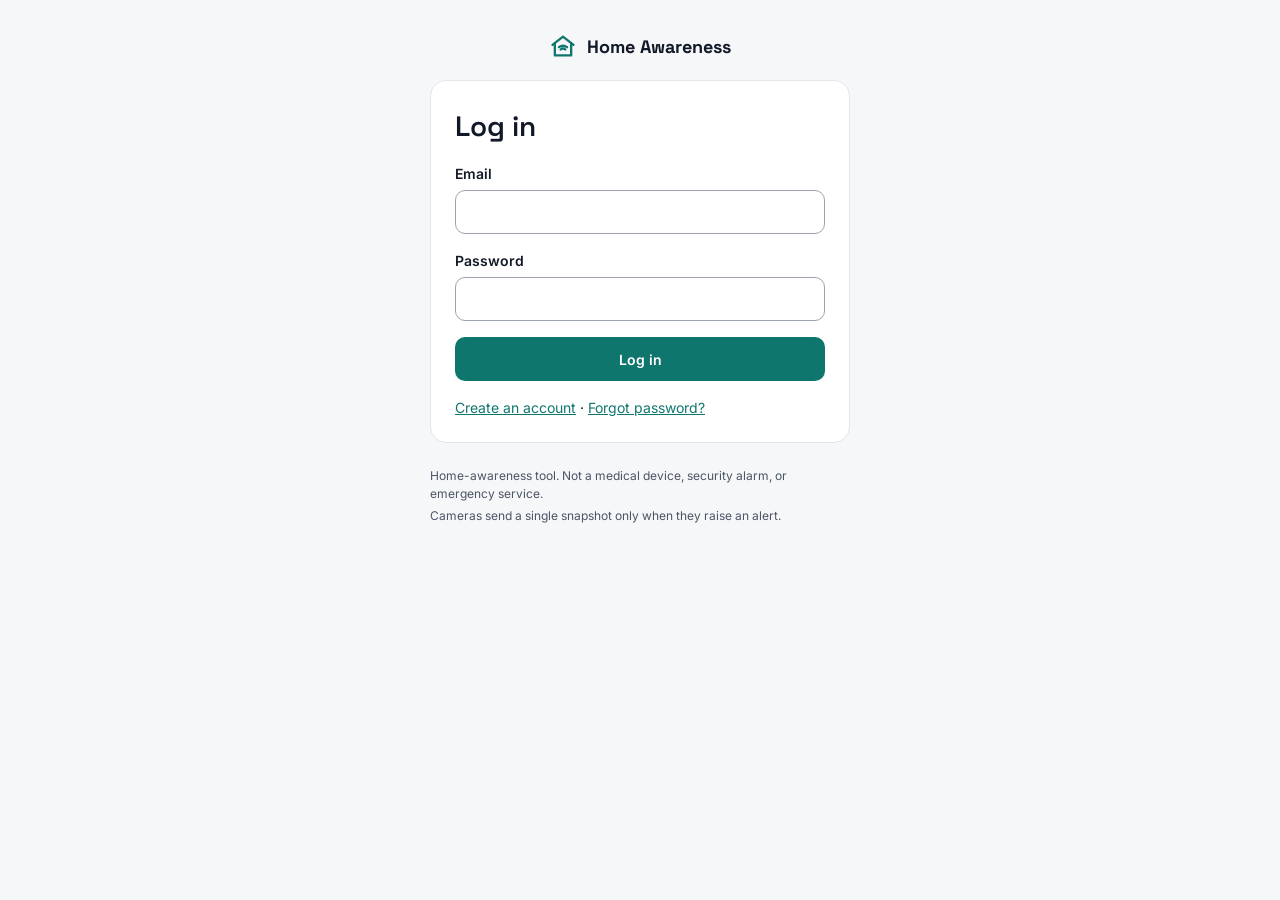
<file: app/web/static/index.html>
<!doctype html>
<html lang="en">
<head>
<meta charset="utf-8">
<meta name="viewport" content="width=device-width, initial-scale=1">
<title>Home Awareness</title>
<link rel="preconnect" href="https://fonts.googleapis.com">
<link rel="stylesheet" href="https://fonts.googleapis.com/css2?family=Inter:wght@400;500;600;700&amp;family=Space+Grotesk:wght@500;600;700&amp;display=swap">
<link rel="stylesheet" href="styles.css">
<script type="module" src="js/app.js"></script>
</head>
<body>
<div id="root"></div>
<noscript>Home Awareness needs JavaScript.</noscript>
</body>
</html>
</file>
<file: app/web/static/styles.css>
:root {
  --teal: #0F766E;
  --teal-dark: #115E59;
  --teal-soft: #E6F4F2;
  --teal-ink: #0F5F58;
  --orange: #C2410C;
  --amber: #B45309;
  --alert-bg: #0B1220;
  --ink: #111827;
  --ink-2: #374151;
  --muted: #4B5563;
  --bg: #F6F7F9;
  --surface: #FFFFFF;
  --line: #E3E6EB;
  --error-bg: #FEF2F2;
  --error-ink: #991B1B;
  --line-soft: #EEF0F3;
  --field-line: #9CA3AF;
  --switch-off: #6B7280;
  --link: #0F766E;
  --link-hover: #115E59;
  --focus: #0F766E;
  --teal-deep: #134E4A;
  --ok-ink: #166534;
  --ok-dot: #15803D;
  --amber-ink: #92400E;
  --amber-deep: #78350F;
  --amber-bg: #FFFBEB;
  --danger-line: #FECACA;
  --c-orange-bg: #FFEDD5; --c-orange-ink: #9A3412;
  --c-blue-bg: #DBEAFE; --c-blue-ink: #1E40AF;
  --c-slate-bg: #F1F5F9; --c-slate-ink: #334155;
  --c-green-bg: #DCFCE7; --c-green-ink: #166534;
  --c-amber-bg: #FEF3C7; --c-amber-ink: #92400E;
  --c-purple-bg: #F3E8FF; --c-purple-ink: #6B21A8;
  color-scheme: light dark;
  --font: Inter, system-ui, -apple-system, "Segoe UI", Roboto, sans-serif;
  --font-display: "Space Grotesk", Inter, system-ui, sans-serif;
}

* { box-sizing: border-box; }
html, body { margin: 0; }
body {
  font-family: var(--font);
  color: var(--ink);
  background: var(--bg);
  line-height: 1.5;
  overflow-wrap: anywhere;
}
a { color: var(--link); }
a:hover { color: var(--link-hover); }
:focus-visible { outline: 3px solid var(--focus); outline-offset: 2px; }
h1, h2 { font-family: var(--font-display); font-weight: 600; margin: 0; }
h1 { font-size: 28px; }

.stack { display: flex; flex-direction: column; gap: 16px; }
.brand {
  display: flex; align-items: center; gap: 10px;
  font-family: var(--font-display); font-weight: 700; font-size: 18px;
}
.logo { color: var(--link); flex: none; }

/* Buttons */
.btn {
  display: inline-flex; align-items: center; justify-content: center;
  min-height: 44px; padding: 0 18px; border-radius: 10px; border: 0;
  background: var(--teal); color: #FFFFFF; font: 600 14px var(--font);
  cursor: pointer; text-decoration: none;
}
.btn:hover { background: var(--teal-dark); color: #FFFFFF; }
.btn:disabled { opacity: .6; cursor: progress; }
.btn-quiet { background: var(--surface); color: var(--ink-2); border: 1px solid var(--line); }
.btn-quiet:hover { background: var(--bg); color: var(--ink); }

/* Forms */
.field { display: flex; flex-direction: column; gap: 6px; }
.field label { font-weight: 600; font-size: 14px; }
.field input, .field select {
  min-height: 44px; padding: 8px 12px; border-radius: 10px;
  border: 1px solid var(--field-line); background: var(--surface); color: var(--ink);
  font: 400 16px var(--font); width: 100%;
}
.hint { margin: -10px 0 0; font-size: 13px; color: var(--muted); }

/* Messages */
.msgs:empty { display: none; }
.msgs { display: flex; flex-direction: column; gap: 8px; align-items: flex-start; }
.msg { margin: 0; padding: 10px 12px; border-radius: 10px; font-size: 14px; width: 100%; }
.msg-status { background: var(--teal-soft); color: var(--teal-ink); }
.msg-error { background: var(--error-bg); color: var(--error-ink); }

.card {
  background: var(--surface); border: 1px solid var(--line); border-radius: 16px; padding: 24px;
}
.links { margin: 0; font-size: 14px; }
.disclaimer { margin: 24px 0 0; font-size: 12px; color: var(--muted); }

/* Public (auth) layout: one centred card */
.auth-layout {
  min-height: 100vh; display: flex; flex-direction: column; align-items: center;
  padding: 32px 16px;
}
.auth-layout > .brand { margin-bottom: 20px; }
.auth-layout main { width: 100%; max-width: 420px; }
.auth-card { display: flex; flex-direction: column; gap: 16px; }

/* Signed-in layout: sidebar on laptop, stacked on phone */
.app-layout { display: flex; flex-wrap: wrap; min-height: 100vh; }
.sidebar {
  flex: 1 1 220px; max-width: 260px; padding: 24px 16px;
  background: var(--surface); border-right: 1px solid var(--line);
  display: flex; flex-direction: column; gap: 4px;
}
.sidebar > .brand { padding: 0 8px 20px; }
.nav-links { display: flex; flex-direction: column; gap: 4px; }
.nav-link {
  display: block; padding: 11px 12px; border-radius: 8px;
  color: var(--ink-2); text-decoration: none; font-size: 14px;
}
.nav-link[aria-current="page"] { background: var(--teal-soft); color: var(--teal-ink); font-weight: 600; }
.nav-spacer { flex-grow: 1; }
.household-box {
  margin-top: 16px; padding: 12px; border-radius: 10px; background: var(--bg);
  display: flex; flex-direction: column; gap: 10px; font-size: 13px;
}
.household-name { font-weight: 600; }
.content {
  flex: 999 1 560px; min-width: 0; max-width: 1180px; padding: 28px 32px 40px;
  display: flex; flex-direction: column; gap: 24px;
}
.page-head { display: flex; flex-wrap: wrap; align-items: center; gap: 12px 16px; }
.page-head h1 { flex-grow: 1; }

@media (max-width: 640px) {
  .sidebar {
    max-width: none; flex-basis: 100%; border-right: 0; border-bottom: 1px solid var(--line);
    padding: 16px;
  }
  .sidebar > .brand { padding: 0 0 12px; }
  .nav-links { flex-direction: row; flex-wrap: wrap; }
  .nav-spacer { display: none; }
  .household-box { flex-direction: row; align-items: center; justify-content: space-between; }
  .content { flex-basis: 100%; padding: 20px 16px 32px; }
}

/* Overview */
.live-pill {
  display: inline-flex; align-items: center; gap: 8px; padding: 6px 12px; border-radius: 999px;
  background: var(--surface); border: 1px solid var(--line); font-size: 13px; color: var(--ink-2);
}
.live-pill .dot { width: 8px; height: 8px; border-radius: 50%; background: #9CA3AF; }
.live-pill.is-live .dot { background: var(--ok-dot); }
.live-pill.is-reconnecting { border-color: var(--amber); color: var(--amber-ink); }
.live-pill.is-reconnecting .dot { background: var(--amber); }

.status-card {
  display: flex; flex-wrap: wrap; gap: 20px; align-items: center; padding: 24px;
  border-radius: 16px; background: #0F172A; color: #F8FAFC; border: 1px solid #1E293B;
}
.status-icon {
  width: 56px; height: 56px; border-radius: 50%; flex: none; background: #134E4A;
  color: #5EEAD4; display: flex; align-items: center; justify-content: center;
  font: 700 26px var(--font-display);
}
.status-card.has-offline .status-icon { background: #451A03; color: #FCD34D; }
.status-text { flex: 1 1 280px; min-width: 0; }
.status-head { font: 600 24px var(--font-display); }
.status-sub { margin-top: 4px; font-size: 14px; color: #CBD5E1; }
.status-counts { display: flex; gap: 28px; font-size: 13px; color: #CBD5E1; }
.count { font: 600 26px var(--font-display); color: #FFFFFF; }

.sensors { display: flex; flex-direction: column; gap: 12px; }
h2 { font-size: 16px; }
.sensor-grid {
  display: grid; grid-template-columns: repeat(auto-fit, minmax(min(240px, 100%), 1fr)); gap: 12px;
}
.sensor-card {
  padding: 18px; border-radius: 14px; background: var(--surface); border: 1px solid var(--line);
  display: flex; flex-direction: column; gap: 8px;
}
.sensor-state { display: flex; align-items: center; gap: 8px; font-size: 13px; font-weight: 600; }
.sensor-state .dot { width: 10px; height: 10px; border-radius: 50%; flex: none; }
.sensor-online .sensor-state { color: var(--ok-ink); }
.sensor-online .dot { background: var(--ok-dot); }
.sensor-pending .sensor-state { color: var(--muted); }
.sensor-pending .dot { border: 2px solid var(--muted); }
.sensor-offline { background: var(--amber-bg); border-color: var(--amber); }
.sensor-offline .sensor-state { color: var(--amber-ink); }
.sensor-offline .dot { border: 2px solid var(--amber); }
.sensor-offline .sensor-sub { color: var(--amber-deep); }
.sensor-note {
  margin-top: 6px; padding: 4px 8px; border-radius: 6px; font-size: 13px;
  background: var(--amber-bg); color: var(--amber-ink); border: 1px solid var(--amber);
}
.sensor-name { font-weight: 600; font-size: 16px; overflow-wrap: anywhere; }
.sensor-sub { font-size: 13px; color: var(--muted); }
.empty-note { margin: 0; font-size: 14px; color: var(--muted); }

.overview-split { display: flex; flex-wrap: wrap; gap: 20px; align-items: flex-start; }
.panel {
  padding: 20px; border-radius: 16px; background: var(--surface); border: 1px solid var(--line);
  display: flex; flex-direction: column; gap: 12px;
}
.events { flex: 999 1 440px; min-width: 0; }
.channels { flex: 1 1 260px; }
.table-scroll { overflow-x: auto; }
.events-table { width: 100%; border-collapse: collapse; font-size: 14px; min-width: 460px; }
.events-table th {
  text-align: left; padding: 10px 8px; color: var(--muted); font-size: 12px; font-weight: 600;
  text-transform: uppercase; letter-spacing: .04em;
}
.events-table td { padding: 12px 8px; border-top: 1px solid var(--line-soft); overflow-wrap: normal; }
.events-table .cell-time { color: var(--muted); white-space: nowrap; font-variant-numeric: tabular-nums; }
.events-table .cell-sound { font-weight: 600; }
.chip {
  display: inline-block; padding: 3px 10px; border-radius: 999px; font-size: 12px;
  font-weight: 600; white-space: nowrap;
}
.chip-alerted { background: var(--c-orange-bg); color: var(--c-orange-ink); }
.chip-merged { background: var(--c-blue-bg); color: var(--c-blue-ink); }
.chip-logged { background: var(--c-slate-bg); color: var(--c-slate-ink); }
.ch-row { display: flex; justify-content: space-between; gap: 12px; font-size: 14px; }
.ch-on { color: var(--ok-ink); font-weight: 600; }
.ch-off { color: var(--muted); }

/* Phones: drop Confidence so the Result chip fits without sideways scrolling. */
@media (max-width: 479.98px) {
  .events-table { min-width: 0; table-layout: fixed; }
  .events-table .col-conf { display: none; }
  /* Fixed time and Result columns; Sound and Sensor share the rest and wrap, so the
     chip stays on screen whatever font the device falls back to. */
  .events-table th, .events-table td { padding-left: 6px; padding-right: 6px; }
  .events-table tr > :nth-child(1) { width: 78px; }
  .events-table tr > :nth-child(5) { width: 92px; }
  .events-table td { overflow-wrap: anywhere; }
}

@media (max-width: 640px) {
  .status-card { padding: 20px; }
  .status-counts { gap: 20px; }
}

/* Sounds & rules */
.sounds { display: flex; flex-direction: column; gap: 16px; min-width: 0; }
.snd-intro { margin: 0; padding: 14px 18px; border-radius: 12px; background: var(--teal-soft); color: var(--teal-deep); font-size: 14px; line-height: 1.5; }
.snd-group { gap: 0; padding: 8px 20px 12px; }
.snd-group-title { margin: 12px 0 4px; font: 600 13px var(--font); text-transform: uppercase; letter-spacing: .05em; color: var(--muted); }
.snd-row { padding: 12px 0; border-top: 1px solid var(--line-soft); display: flex; flex-direction: column; gap: 10px; }
.snd-head { display: flex; flex-wrap: wrap; align-items: center; gap: 8px 12px; }
.snd-label { font-weight: 600; font-size: 15px; }
.switch {
  position: relative; flex: none; width: 44px; height: 26px; padding: 0; border: 0; border-radius: 999px;
  background: var(--switch-off); cursor: pointer;
}
.switch[aria-checked="true"] { background: var(--teal); }
.switch .knob { position: absolute; top: 3px; left: 3px; width: 20px; height: 20px; border-radius: 50%; background: #fff; transition: transform .15s; }
.switch[aria-checked="true"] .knob { transform: translateX(18px); }
.badge { display: inline-block; padding: 2px 8px; border-radius: 999px; font-size: 12px; font-weight: 600; }
.badge-good { background: var(--c-green-bg); color: var(--c-green-ink); }
.badge-fair { background: var(--c-amber-bg); color: var(--c-amber-ink); }
.badge-experimental { background: var(--c-purple-bg); color: var(--c-purple-ink); }
.badge-urgent { background: var(--c-orange-bg); color: var(--c-orange-ink); }
.snd-fields { display: flex; flex-wrap: wrap; gap: 10px 16px; }
.snd-field { display: flex; flex-direction: column; gap: 4px; font-size: 13px; color: var(--ink-2); min-width: 0; }
.snd-field input { background: var(--surface); color: var(--ink); width: 110px; max-width: 100%; padding: 8px 10px; border: 1px solid var(--field-line); border-radius: 8px; font: 400 16px var(--font); }
.link-btn { align-self: flex-start; background: none; border: 0; padding: 0; color: var(--link); text-decoration: underline; font: 600 13px var(--font); cursor: pointer; }
.row-error { margin: 0; padding: 8px 12px; border-radius: 8px; background: var(--error-bg); color: var(--error-ink); font-size: 14px; }
.snd-note { margin: 0; }

/* --- alert screen (mockup PhoneAlert): takes over the page on every view --- */
.alert-screen {
  position: fixed; inset: 0; z-index: 1000; overflow-y: auto;
  background: var(--alert-bg); color: #F8FAFC;
  display: flex; justify-content: center;
}
main h1[tabindex="-1"]:focus { outline: none; } /* focused on each route, not a control */
.alert-screen:focus { outline: none; }
.alert-inner {
  width: 100%; max-width: 480px; min-height: 100%;
  display: flex; flex-direction: column; gap: 20px; padding: 28px 20px 24px;
}
.alert-top { display: flex; align-items: center; gap: 8px; font-size: 13px; color: #CBD5E1; }
.alert-top .dot { width: 8px; height: 8px; border-radius: 50%; background: #F97316; }
.alert-brand { flex-grow: 1; }
.alert-more {
  padding: 2px 10px; border-radius: 999px; background: #431407; color: #FED7AA;
  font-weight: 600;
}
.alert-main {
  flex-grow: 1; display: flex; flex-direction: column; align-items: center;
  justify-content: center; text-align: center; gap: 16px; padding: 0 8px;
  overflow-wrap: anywhere;
}
.alert-ring {
  width: 132px; height: 132px; border-radius: 50%; background: #431407;
  display: flex; align-items: center; justify-content: center;
}
.alert-core {
  width: 92px; height: 92px; border-radius: 50%; background: var(--orange);
  display: flex; align-items: center; justify-content: center;
}
.alert-main h1 {
  margin: 8px 0 0; font-family: var(--font-display); font-size: 34px; font-weight: 700;
  line-height: 1.1;
}
.alert-device { font-size: 20px; font-weight: 600; }
.alert-sub { font-size: 15px; color: #CBD5E1; line-height: 1.5; }
.alert-handled {
  margin: 0; padding: 12px 16px; border-radius: 12px; background: #111A2E;
  color: #E2E8F0; font-size: 17px; font-weight: 600;
}
.alert-error {
  margin: 0; padding: 12px 16px; border-radius: 12px; background: #450A0A;
  color: #FECACA; font-size: 15px;
}
.alert-actions { display: flex; flex-direction: column; gap: 10px; }
.alert-actions-row { display: flex; gap: 10px; }
.alert-btn {
  flex: 1; min-height: 48px; border-radius: 12px; border: 1px solid #334155;
  background: transparent; color: #F8FAFC; font: 600 15px var(--font); cursor: pointer;
}
.alert-btn-primary {
  min-height: 56px; border-radius: 14px; border: 0; background: #F97316; color: #1C0A02;
  font-size: 17px; font-weight: 700;
}
.alert-btn:disabled { opacity: 0.7; cursor: progress; }
.alert-screen:focus { outline: none; } /* the dialog itself: focused to absorb stray keys */
.alert-btn:focus-visible { outline: 3px solid #FDBA74; outline-offset: 3px; }

/* --- settings views: sensors, alert channels, household --- */
.settings { min-width: 0; }
.panel h2 .muted { color: var(--muted); font-weight: 500; }
.panel-intro { margin: 0; font-size: 14px; color: var(--ink-2); }
.hint-inline { margin: 0; font-size: 13px; color: var(--muted); }
.mono { font-family: ui-monospace, "SFMono-Regular", Menlo, Consolas, monospace; }
.btn-small { min-height: 40px; padding: 0 14px; font-size: 13px; }
.btn-danger { background: #B91C1C; color: #FFFFFF; }
.btn-danger:hover { background: #991B1B; color: #FFFFFF; }
.panel-danger { border-color: var(--danger-line); }

.pair-form { display: flex; flex-wrap: wrap; align-items: flex-end; gap: 12px 16px; }
.pair-form .field { flex: 1 1 200px; min-width: 0; }
.pair-result {
  display: flex; flex-direction: column; align-items: flex-start; gap: 8px;
  padding: 16px; border-radius: 12px; background: var(--teal-soft); color: var(--teal-deep);
}
.pair-result[hidden] { display: none; }
.pair-result p { margin: 0; font-size: 14px; }
.pair-code {
  font: 700 clamp(28px, 9vw, 40px) ui-monospace, "SFMono-Regular", Menlo, Consolas, monospace;
  letter-spacing: .12em; color: var(--ink); overflow-wrap: anywhere;
}
.pair-expiry { font-weight: 600; font-variant-numeric: tabular-nums; }
.pair-expiry.is-expired { color: var(--error-ink); }

.device-list, .agent-list, .member-list, .ch-list { display: flex; flex-direction: column; }
.device-row, .agent-row, .member-row {
  display: flex; align-items: center; gap: 12px; padding: 12px 0; border-top: 1px solid var(--line-soft);
}
.device-row:first-child, .agent-row:first-child, .member-row:first-child { border-top: 0; }
.device-row > .dot { width: 10px; height: 10px; border-radius: 50%; flex: none; }
.device-row.sensor-online > .dot { background: var(--ok-dot); }
.device-row.sensor-pending > .dot { border: 2px solid var(--muted); }
.device-row.sensor-offline > .dot { border: 2px solid var(--amber); }
.device-row.sensor-offline .device-state { color: var(--amber-ink); font-weight: 600; }
.device-row.sensor-online .device-state { color: var(--ok-ink); font-weight: 600; }
.device-main { flex: 1 1 auto; min-width: 0; }
.device-note { margin-top: 4px; font-size: 13px; color: var(--amber-deep); }
.device-note.is-mic-clipping { color: var(--amber-ink); font-weight: 600; }
.member-email { font-weight: 600; }
.chip-role-owner { background: var(--teal-soft); color: var(--teal-ink); }
.chip-role-member { background: var(--c-slate-bg); color: var(--c-slate-ink); }

.ch-item { display: flex; align-items: flex-start; gap: 16px; padding: 14px 0; border-top: 1px solid var(--line-soft); }
.ch-item:first-child { border-top: 0; }
.ch-text { flex: 1 1 auto; min-width: 0; display: flex; flex-direction: column; gap: 6px; }
.ch-title { font-weight: 600; font-size: 15px; }
.ch-desc, .ch-status, .ch-note { font-size: 13px; color: var(--muted); margin: 0; }
.ch-actions { display: flex; flex-wrap: wrap; gap: 8px; }
.ntfy-topic {
  align-self: flex-start; max-width: 100%; padding: 6px 10px; border-radius: 8px;
  background: var(--bg); border: 1px solid var(--line); font-size: 14px; overflow-wrap: anywhere;
}
.test-alert-msg, .notify-msg, .tz-msg { margin: 0; font-size: 14px; color: var(--teal-ink); }
.test-alert-msg:empty, .tz-msg:empty { display: none; }
.test-alert-msg.is-error, .tz-msg.is-error { color: var(--error-ink); }
.notify-msg { color: var(--ink-2); }
.copy-row { display: flex; gap: 8px; }
.copy-row input { flex: 1 1 auto; min-width: 0; font-size: 14px; }

.dialog {
  width: min(440px, calc(100vw - 32px)); padding: 24px; border: 0; border-radius: 16px;
  color: var(--ink); background: var(--surface); box-shadow: 0 20px 50px rgb(0 0 0 / .25);
}
.dialog::backdrop { background: rgb(15 23 42 / .55); }
.dialog-body { margin: 0; font-size: 14px; color: var(--ink-2); }
.dialog-actions { display: flex; flex-wrap: wrap; justify-content: flex-end; gap: 8px; }

/* Dark theme: same tokens, new values. The alert screen and status card are dark in both. */
@media (prefers-color-scheme: dark) {
  :root {
    --teal-soft: #12312E; --teal-ink: #99F6E4; --teal-deep: #CCFBF1;
    --ink: #F1F5F9; --ink-2: #CBD5E1; --muted: #A3AEBF;
    --bg: #0E141F; --surface: #161E2C; --line: #2A3446; --line-soft: #243044;
    --error-bg: #3B1214; --error-ink: #FECACA; --danger-line: #7F1D1D;
    --field-line: #7B8798; --switch-off: #6B7280;
    --link: #5EEAD4; --link-hover: #99F6E4; --focus: #5EEAD4;
    --ok-ink: #4ADE80; --ok-dot: #4ADE80;
    --amber-ink: #FCD34D; --amber-deep: #FDE68A; --amber-bg: #2A1A05;
    --c-orange-bg: #4A1D0A; --c-orange-ink: #FDBA74;
    --c-blue-bg: #172554; --c-blue-ink: #BFDBFE;
    --c-slate-bg: #1E293B; --c-slate-ink: #CBD5E1;
    --c-green-bg: #14532D; --c-green-ink: #BBF7D0;
    --c-amber-bg: #451A03; --c-amber-ink: #FDE68A;
    --c-purple-bg: #3B0764; --c-purple-ink: #E9D5FF;
  }
  .live-pill .dot { background: #94A3B8; }
  .dialog { box-shadow: 0 20px 50px rgb(0 0 0 / .6); }
}

/* --- cameras: rooms, camera cards, Away, photos --- */
.disclaimer { margin: 24px 0 0; font-size: 12px; color: var(--muted); }
.disclaimer p { margin: 0 0 4px; }
.night-msg { margin: 0; font-size: 14px; color: var(--teal-ink); }
.night-msg:empty, .guard-notice:empty, .guard-error:empty { display: none; }
.night-msg.is-error, .guard-notice.is-error, .guard-error { color: var(--error-ink); }
.guard-bar { display: flex; flex-wrap: wrap; align-items: center; gap: 8px 12px; }
.guard-btn[aria-pressed="true"] { background: var(--orange); color: #FFFFFF; border-color: var(--orange); }
.guard-state { font-weight: 600; font-size: 14px; }
.guard-notice, .guard-error { margin: 0; padding: 8px 12px; border-radius: 10px; font-size: 14px; background: var(--teal-soft); color: var(--teal-ink); }
.guard-error { color: var(--error-ink); }

.room-list { display: flex; flex-direction: column; gap: 12px; }
.room-card { padding: 14px 16px; border-radius: 12px; border: 1px solid var(--line); display: flex; flex-direction: column; gap: 10px; min-width: 0; }
.room-head { display: flex; flex-wrap: wrap; align-items: center; gap: 8px 12px; }
.room-head > .device-main { flex: 1 1 160px; }
.room-rename input { flex: 1 1 160px; min-width: 0; min-height: 44px; padding: 8px 12px; border-radius: 10px; border: 1px solid var(--field-line); background: var(--surface); color: var(--ink); font: 400 16px var(--font); }
.room-name { margin: 0; font: 600 16px var(--font-display); }
.room-devices { list-style: none; margin: 0; padding: 0; display: flex; flex-direction: column; gap: 8px; }
.room-device { display: flex; flex-wrap: wrap; align-items: center; gap: 6px 12px; }
.room-device-name { flex: 1 1 120px; min-width: 0; font-weight: 600; }
.room-select { max-width: 100%; min-height: 44px; padding: 6px 10px; border-radius: 10px; border: 1px solid var(--field-line); background: var(--surface); color: var(--ink); font: 400 16px var(--font); }
.device-row { flex-wrap: wrap; }
.device-main .room-select { margin-top: 8px; display: block; }
.cam-extras { margin-top: 6px; display: flex; flex-direction: column; gap: 6px; font-size: 13px; color: var(--ink-2); }
.cam-snapshots { display: flex; align-items: center; gap: 8px; flex-wrap: wrap; }
.cam-consent { color: var(--muted); }
.cam-form { display: flex; flex-direction: column; gap: 12px; }
.pair-room-note, .room-notice { padding: 10px 12px; border-radius: 10px; font-size: 14px; background: var(--bg); color: var(--ink-2); }
.room-notice.is-private { background: var(--amber-bg); color: var(--amber-ink); border: 1px solid var(--amber); }
.room-notice:empty { display: none; }
.check-field { display: flex; align-items: flex-start; gap: 10px; }
.check-field input { width: 24px; height: 24px; flex: none; margin: 2px 0 0; accent-color: var(--teal); }
.check-field label { font-size: 14px; font-weight: 600; }
.event-photo-img { display: block; max-width: 100%; max-height: 320px; border-radius: 10px; }
.photo-btn { margin-left: 8px; }
.alert-photo { max-width: 100%; max-height: 36vh; border-radius: 12px; background: #111A2E; }
.alert-nophoto { margin: 0; font-size: 14px; color: #94A3B8; }
.cam-result {
  display: flex; flex-direction: column; align-items: flex-start; gap: 8px;
  padding: 16px; border-radius: 12px; background: var(--teal-soft); color: var(--teal-deep);
}
.cam-result[hidden] { display: none; }
.cam-result p { margin: 0; font-size: 14px; }
.keep-msg { margin: 0; font-size: 14px; color: var(--teal-ink); }
.keep-msg:empty { display: none; }
.keep-msg.is-error { color: var(--error-ink); }

/* Which room an alert or a sensor belongs to, and what a sensor does. */
.alert-device { overflow-wrap: anywhere; }
.alert-room { font-weight: 800; }
.events-table .cell-room { color: var(--muted); }
.badge-cap { background: var(--c-slate-bg); color: var(--c-slate-ink); }
.sensor-badges { margin: 4px 0; }
.room-hint { font-size: 13px; margin: 6px 0; }
.room-hint a { color: var(--amber-ink); text-decoration: underline; }
.room-device .cap-badge { flex: none; }
</file>
